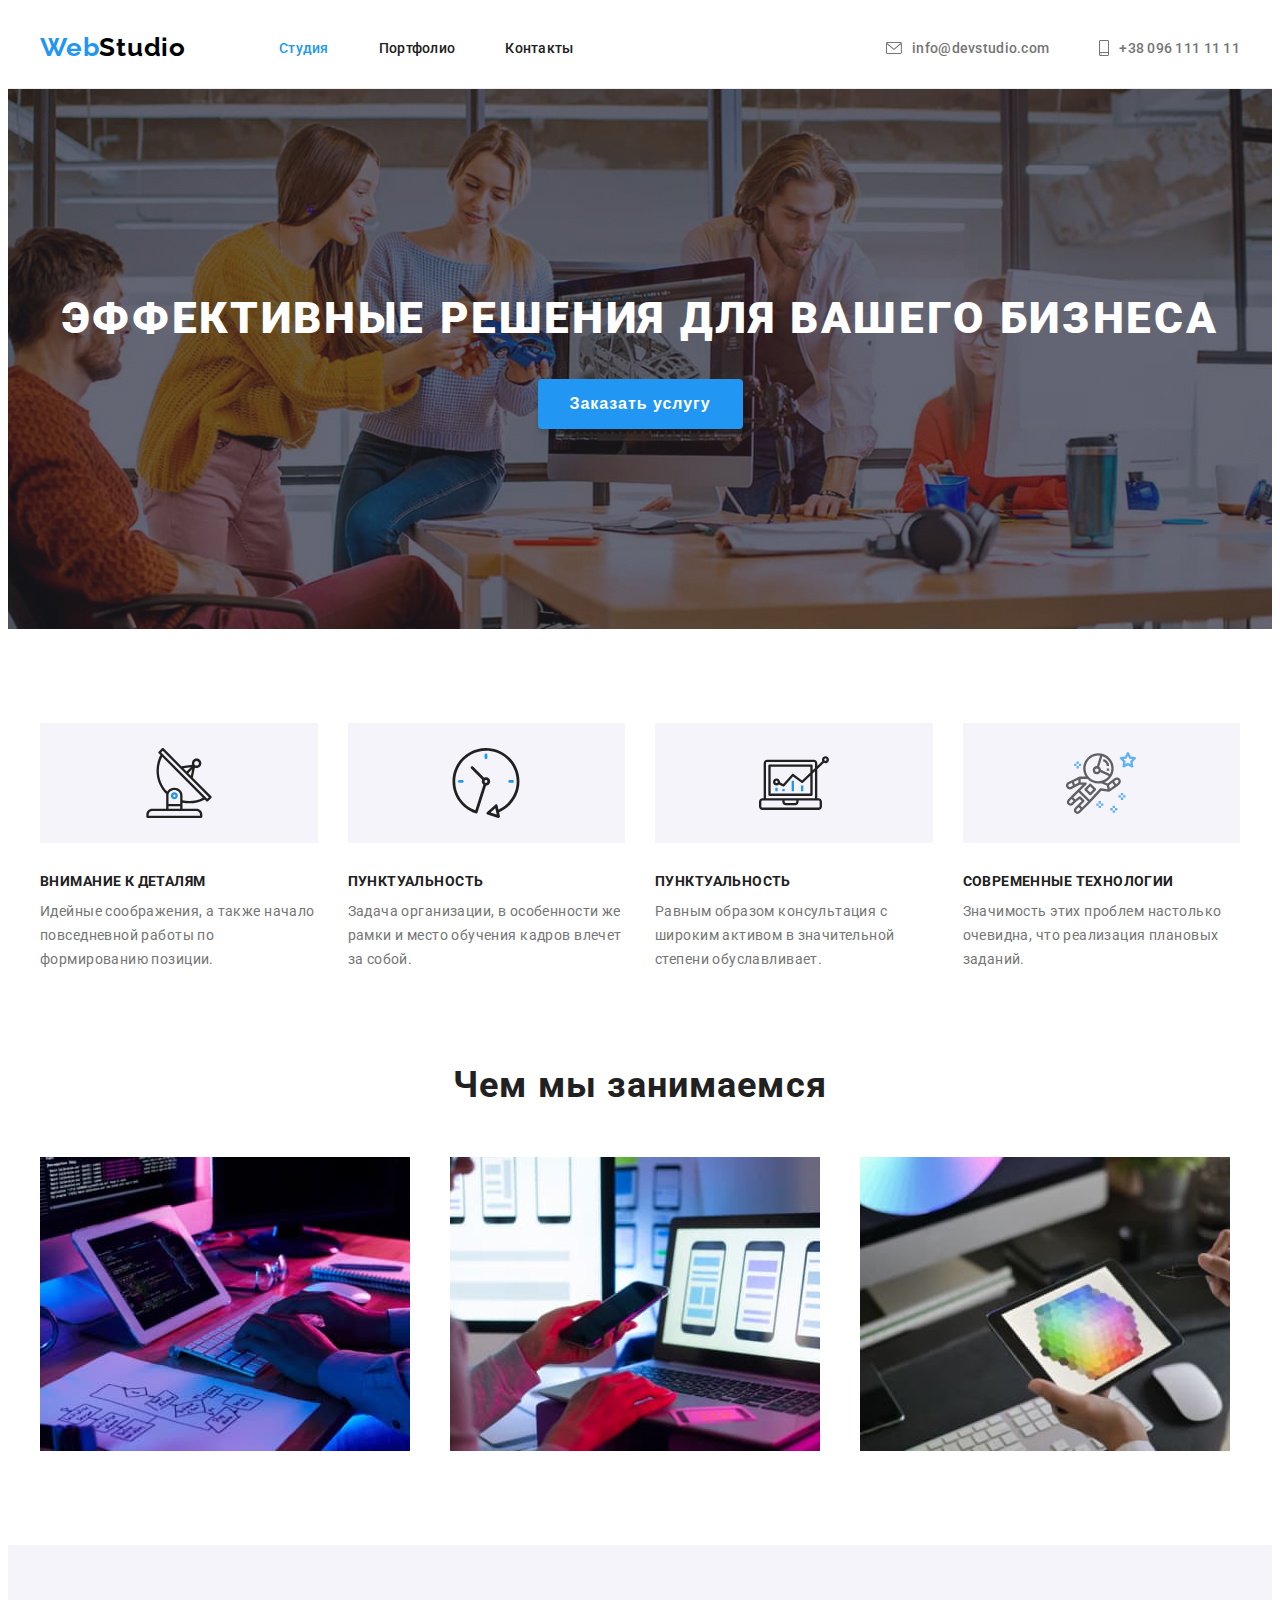
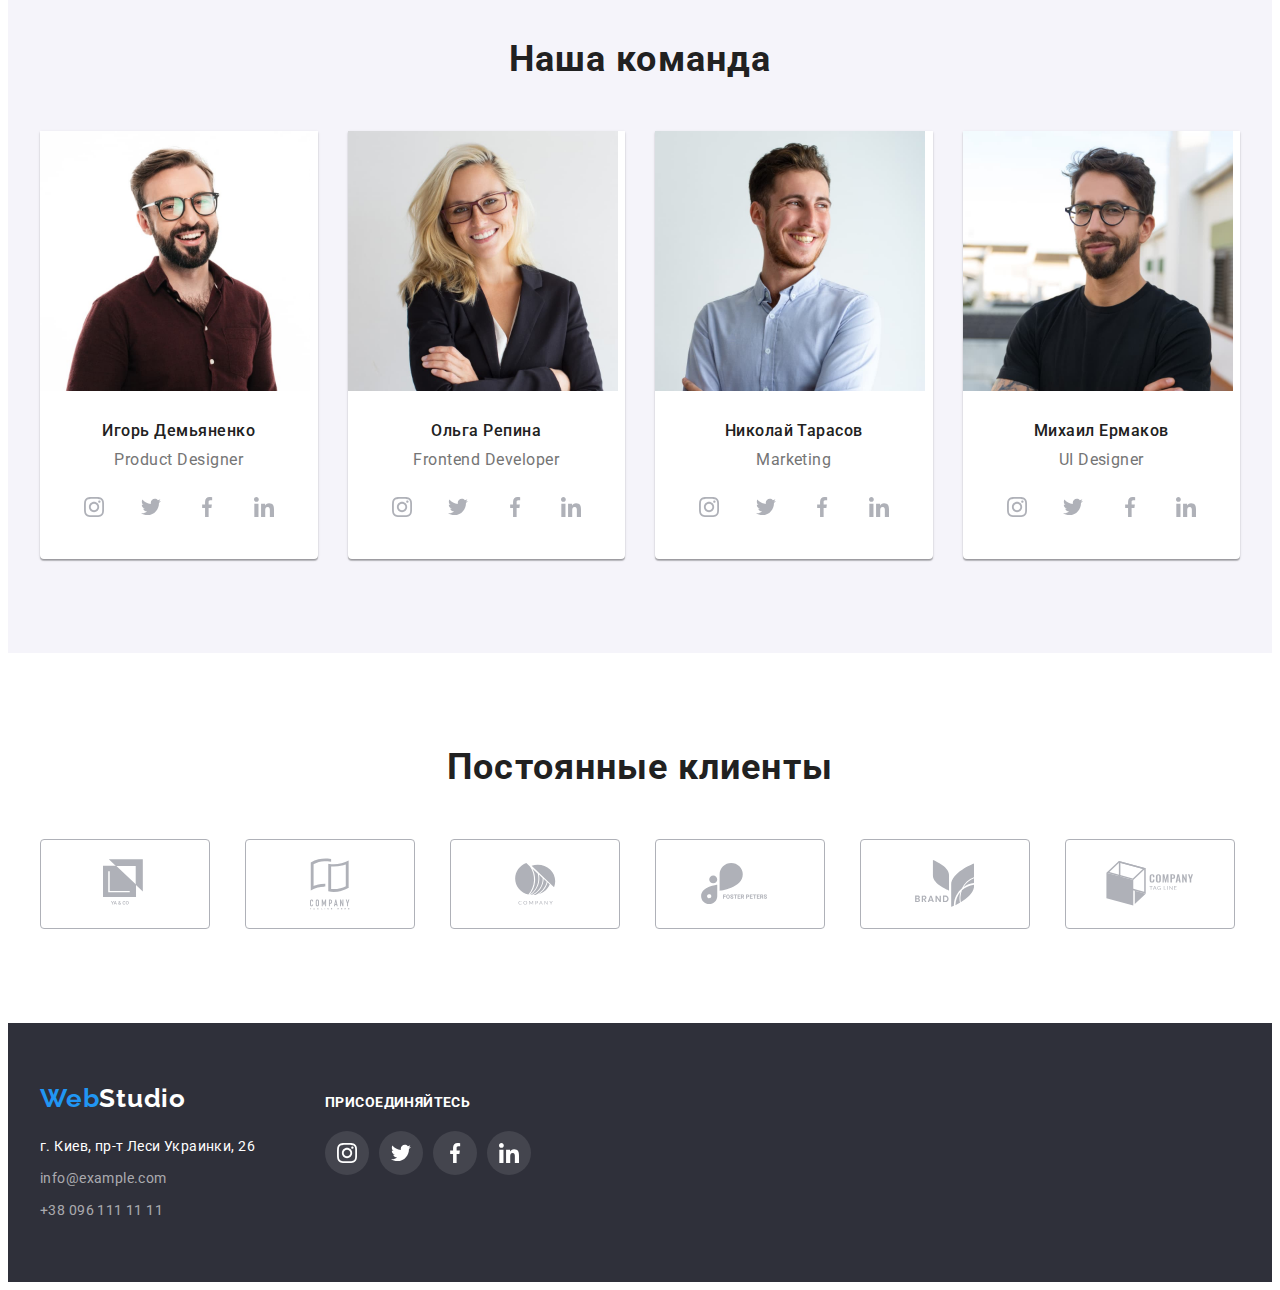
<file: index.html>
<!DOCTYPE html>
<html lang="ru">
<head>
    <meta charset="UTF-8">
    <meta http-equiv="X-UA-Compatible" content="IE=edge">
    <meta name="viewport" content="width=device-width, initial-scale=1.0">
    <title>WebStudio</title>
    <link rel="stylesheet" href="./css/styles.css">
    <link rel="preconnect" href="https://fonts.gstatic.com">
    <link href="https://fonts.googleapis.com/css2?family=Raleway:wght@700&family=Roboto:wght@400;500;700;900&display=swap" rel="stylesheet">
    <link rel="stylesheet" href="https://cdnjs.cloudflare.com/ajax/libs/modern-normalize/1.0.0/modern-normalize.min.css" integrity="sha512-ISS7cAi1PEhQ8jnbJpJZMd29NlhNj4AWYyLOSp2CE/CsHxTCu+r+t0D2yoJudVrd0/8fTVPUVDzY5Tvli75u/g==" crossorigin="anonymous">
</head>
<body class="body">
    <header class="header">
        <div class="container">
            <nav class="navigation">
                <a class="logo-link-light link logo" href="index.html" lang="en"> 
                    <span class="web">Web</span>Studio
                </a>
                <ul class="navigation-list list">
                    <li class="navigation-item list">
                        <a class="navigation-link link current" href="./index.html">Студия</a>
                    </li>
                    <li class="navigation-item list">
                        <a class="navigation-link link" href="./portfolio.html">Портфолио</a>
                    </li>
                    <li class="navigation-item list">
                        <a class="navigation-link link" href="">Контакты</a>
                    </li>
                </ul>
            </nav>
            <ul class="list-link list">
                <li class="mail-link-item list">
                    <a class="mail-link link" href="mailto:info@devstudio.com"
                        lang="en">
                        <svg class="mail-icon" width="16px" height="12px";>
                            <use href="./img/sprite.svg#icon-envelope"></use>
                        </svg>
                        info@devstudio.com
                    </a>
                </li>
                <li class="tel-link-item list">
                    <a class="tel-link link" href="tel:+380961111111">
                        <svg class="tel-icon" width="10px" height="16px">
                            <use href="./img/sprite.svg#icon-smartphone"></use>
                        </svg>
                        +38 096 111 11 11
                    </a>
                </li>
            </ul>
        </div>
    </header>
    <main>
        <!-- HERO -->
        <section class="hero">
            <div class="container">
                <h1 class="hero-title">Эффективные решения для вашего бизнеса</h1>
                <button class="hero-button" type="button">Заказать услугу</button>
            </div>
        </section>
        <!-- Наши преимущества -->
        <section class="advantages section">
            <div class="container">
                <h2 class="title visually-hidden">Наши преимущества</h2>
                <ul class="advantages-list">
                    <li class="advantages-item list">
                        <div class="advantages-container">                        
                            <svg class="antenna-icon" width="70" height="70">
                                <use href="./img/sprite.svg#icon-antenna"></use>
                            </svg>
                        </div>
                        <h3 class="advantages-title">Внимание к деталям</h3>
                        <p class="advantages-description">Идейные соображения, а также начало повседневной работы по формированию позиции.</p>
                    </li>
                    <li class="advantages-item list">
                        <div class="advantages-container">                        
                            <svg class="clock-icon" width="70" height="70">
                                <use href="./img/sprite.svg#icon-clock"></use>
                            </svg>
                        </div>
                        <h3 class="advantages-title">Пунктуальность</h3>
                        <p class="advantages-description">Задача организации, в особенности же рамки и место обучения кадров влечет за собой.</p>
                    </li>
                    <li class="advantages-item list">
                        <div class="advantages-container">                        
                            <svg class="antena-icon" width="70" height="70">
                                <use href="./img/sprite.svg#icon-diagram"></use>
                            </svg>
                        </div>
                        <h3 class="advantages-title">Пунктуальность</h3>
                        <p class="advantages-description">Равным образом консультация с широким активом в значительной степени обуславливает.</p>
                    </li>
                    <li class="advantages-item list">
                        <div class="advantages-container">                        
                            <svg class="antena-icon" width="70" height="70">
                                <use href="./img/sprite.svg#icon-astronaut"></use>
                            </svg>
                        </div>
                        <h3 class="advantages-title">Современные технологии</h3>
                        <p class="advantages-description">Значимость этих проблем настолько очевидна, что реализация плановых заданий.</p>
                    </li>
                </ul>
            </div>
        </section>
        <!-- Чем мы занимаемся -->
        <section class="we-doing section">
            <div class="container">            
                <h2 class="title">Чем мы занимаемся</h2>
                <ul class="we-doing-list">
                    <li class="we-doing-list-item list">
                        <img src="img/our-work/coding.jpg" alt="верстка сайтов" width="370" height="294">
                    </li>
                    <li class="we-doing-list-item list">
                        <img src="img/our-work/stylization.jpg" alt="стилизация под годжеты" width="370" height="294">
                    </li>
                    <li class="we-doing-list-item list">
                        <img src="img/our-work/design.jpg" alt="дизайн сайтов" width="370" height="294">
                    </li>
                </ul>
            </div>
        </section>
        <!-- Наша Команда -->
        <section class="team section">
            <div class="container">
                <h2 class="title">Наша команда</h2>
                <ul class="team-list">
                    <li class="team-list-item list">
                        <img src="img/our-team/Igor_demyanenko.jpg" alt="Игорь Демьяненко" width="270" height="260">
                        <div class="team-list-content">
                            <h3 class="name-team">Игорь Демьяненко</h3>
                            <p class="team-position" lang="en">Product Designer</p>
                            <ul class="social-list">
                                <li class="social-list-item list">
                                    <a href="" class="social-list-link link">
                                        <svg class="social-list-icon" Width="20" Height="20">
                                            <use href="./img/sprite.svg#icon-instagram"></use>
                                        </svg>
                                    </a>
                                </li>
                                <li class="social-list-item list">
                                    <a href="" class="social-list-link link">
                                        <svg class="social-list-icon" Width="20" Height="20">
                                            <use href="./img/sprite.svg#icon-twitter"></use>
                                        </svg>
                                    </a>
                                </li>
                                <li class="social-list-item list">
                                    <a href="" class="social-list-link link">
                                        <svg class="social-list-icon" Width="20" Height="20">
                                            <use href="./img/sprite.svg#icon-facebook"></use>
                                        </svg>
                                    </a>
                                </li>
                                <li class="social-list-item list">
                                    <a href="" class="social-list-link link">
                                        <svg class="social-list-icon" Width="20" Height="20">
                                            <use href="./img/sprite.svg#icon-linkedin"></use>
                                        </svg>
                                    </a>
                                </li>
                            </ul>
                        </div>
                   </li>
                    <li class="team-list-item list">
                        <img src="img/our-team/Olha_Repina.jpg" alt="Ольга Репина" width="270" height="260">
                        <div class="team-list-content">
                            <h3 class="name-team">Ольга Репина</h3>
                            <p class="team-position" lang="en">Frontend Developer</p>
                                                        <ul class="social-list">
                                <li class="social-list-item list">
                                    <a href="" class="social-list-link link">
                                        <svg class="social-list-icon" Width="20" Height="20">
                                            <use href="./img/sprite.svg#icon-instagram"></use>
                                        </svg>
                                    </a>
                                </li>
                                <li class="social-list-item list">
                                    <a href="" class="social-list-link link">
                                        <svg class="social-list-icon" Width="20" Height="20">
                                            <use href="./img/sprite.svg#icon-twitter"></use>
                                        </svg>
                                    </a>
                                </li>
                                <li class="social-list-item list">
                                    <a href="" class="social-list-link link">
                                        <svg class="social-list-icon" Width="20" Height="20">
                                            <use href="./img/sprite.svg#icon-facebook"></use>
                                        </svg>
                                    </a>
                                </li>
                                <li class="social-list-item list">
                                    <a href="" class="social-list-link link">
                                        <svg class="social-list-icon" Width="20" Height="20">
                                            <use href="./img/sprite.svg#icon-linkedin"></use>
                                        </svg>
                                    </a>
                                </li>
                            </ul>
                        </div>
                    </li>
                    <li class="team-list-item list">
                        <img src="img/our-team/Nikolai_Tarasov.jpg" alt="Николай Тарасов" width="270" height="260">
                        <div class="team-list-content">
                            <h3 class="name-team">Николай Тарасов</h3>
                            <p class="team-position" lang="en">Marketing</p>
                                                        <ul class="social-list">
                                <li class="social-list-item list">
                                    <a href="" class="social-list-link link">
                                        <svg class="social-list-icon" Width="20" Height="20">
                                            <use href="./img/sprite.svg#icon-instagram"></use>
                                        </svg>
                                    </a>
                                </li>
                                <li class="social-list-item list">
                                    <a href="" class="social-list-link link">
                                        <svg class="social-list-icon" Width="20" Height="20">
                                            <use href="./img/sprite.svg#icon-twitter"></use>
                                        </svg>
                                    </a>
                                </li>
                                <li class="social-list-item list">
                                    <a href="" class="social-list-link link">
                                        <svg class="social-list-icon" Width="20" Height="20">
                                            <use href="./img/sprite.svg#icon-facebook"></use>
                                        </svg>
                                    </a>
                                </li>
                                <li class="social-list-item list">
                                    <a href="" class="social-list-link link">
                                        <svg class="social-list-icon" Width="20" Height="20">
                                            <use href="./img/sprite.svg#icon-linkedin"></use>
                                        </svg>
                                    </a>
                                </li>
                            </ul>
                        </div>
                    </li>
                    <li class="team-list-item list">
                        <img src="img/our-team/Mikhail_Ermakov.jpg" alt="Михаил Ермаков" width="270" height="260">
                        <div class="team-list-content">
                            <h3 class="name-team">Михаил Ермаков</h3>
                            <p class="team-position" lang="en">UI Designer</p>
                             <ul class="social-list">
                                <li class="social-list-item list">
                                    <a href="" class="social-list-link link">
                                        <svg class="social-list-icon" Width="20" Height="20">
                                            <use href="./img/sprite.svg#icon-instagram"></use>
                                        </svg>
                                    </a>
                                </li>
                                <li class="social-list-item list">
                                    <a href="" class="social-list-link link">
                                        <svg class="social-list-icon" Width="20" Height="20">
                                            <use href="./img/sprite.svg#icon-twitter"></use>
                                        </svg>
                                    </a>
                                </li>
                                <li class="social-list-item list">
                                    <a href="" class="social-list-link link">
                                        <svg class="social-list-icon" Width="20" Height="20">
                                            <use href="./img/sprite.svg#icon-facebook"></use>
                                        </svg>
                                    </a>
                                </li>
                                <li class="social-list-item list">
                                    <a href="" class="social-list-link link">
                                        <svg class="social-list-icon" Width="20" Height="20">
                                            <use href="./img/sprite.svg#icon-linkedin"></use>
                                        </svg>
                                    </a>
                                </li>
                            </ul>
                        </div>
                    </li>
                </ul>
            </div>
        </section>
        <!-- Постоянные клиенты -->
        <section class="clients section">
            <div class="container">
                <h2 class="title"> Постоянные клиенты</h2>
                <ul class="clients-list">
                        <li class="clients-list-item list">
                            <a href="" class="clients-list-link link">
                                <svg class="clients-list-icon" Width="44" Height="49">
                                    <use href="./img/sprite.svg#icon-yaco"></use>
                                </svg>
                            </a>
                        </li>
                        <li class="clients-list-item list">
                            <a href="" class="clients-list-link link">
                                <svg class="clients-list-icon" Width="40" Height="52">
                                    <use href="./img/sprite.svg#icon-tagline"></use>
                                </svg>
                            </a>
                        </li>
                    <li class="clients-list-item list">
                        <a href="" class="clients-list-link link">
                            <svg class="clients-list-icon" Width="41" Height="42">
                                <use href="./img/sprite.svg#icon-company"></use>
                            </svg>
                        </a>
                    </li>
                    <li class="clients-list-item list">
                        <a href="" class="clients-list-link link">
                            <svg class="clients-list-icon" Width="79" Height="42">
                                <use href="./img/sprite.svg#icon-foster"></use>
                            </svg>
                        </a>
                    </li>
                    <li class="clients-list-item list">
                        <a href="" class="clients-list-link link">
                            <svg class="clients-list-icon" Width="59" Height="47">
                                <use href="./img/sprite.svg#icon-brand"></use>
                            </svg>
                        </a>
                    </li>
                    <li class="clients-list-item list">
                        <a href="" class="clients-list-link link">
                            <svg class="clients-list-icon" Width="88" Height="45">
                                <use href="./img/sprite.svg#icon-tagline2"></use>
                            </svg>
                        </a>
                    </li>
                </ul>
            </div>
        </section>
    </main>
    <footer class="footer">
        <div class="footer-container container">
            <div class="container-footer-address">
                <a class="logo-link-dark link logo" href="/index.html" lang="en"> 
                    <span class="web">Web</span>Studio
                </a>
                <address class="address">
                    <ul class="address-list list">
                        <li class="address-list-link list">
                            <a class="map-link link" href="https://goo.gl/maps/UGEpoh52W3yYsYzf7" target="_blank" rel="noopener noreferrer">г. Киев, пр-т Леси Украинки, 26</a>
                        </li>
                        <li class="address-list-link list">
                            <a class="mail-link-footer link" href="mailto:info@example.com">info@example.com</a>
                        </li>
                        <li class="address-list-link list">
                            <a class="tel-link-footer link" href="tel:+380961111111">+38 096 111 11 11</a>
                        </li>
                    </ul>
                </address>
            </div>
            <div class="container-footer-icon">
                <b class="social-footer">ПРИСОЕДИНЯЙТЕСЬ</b>
                <ul class="social-list-footer">
                    <li class="social-list-item-footer list">
                        <a href="" class="social-list-link-footer link">
                            <svg class="social-list-icon-footer" Width="20" Height="20">
                                <use href="./img/sprite.svg#icon-instagram"></use>
                            </svg>
                        </a>
                    </li>
                    <li class="social-list-item-footer list">
                        <a href="" class="social-list-link-footer link">
                            <svg class="social-list-icon-footer" Width="20" Height="20">
                                <use href="./img/sprite.svg#icon-twitter"></use>
                            </svg>
                        </a>
                    </li>
                    <li class="social-list-item-footer list">
                        <a href="" class="social-list-link-footer link">
                            <svg class="social-list-icon-footer" Width="20" Height="20">
                                <use href="./img/sprite.svg#icon-facebook"></use>
                            </svg>
                        </a>
                    </li>
                    <li class="social-list-item-footer list">
                        <a href="" class="social-list-link-footer link">
                            <svg class="social-list-icon-footer" Width="20" Height="20">
                                <use href="./img/sprite.svg#icon-linkedin"></use>
                            </svg>
                        </a>
                    </li>
                </ul>
            </div>
        </div>
    </footer>
</body>
</html>
</file>
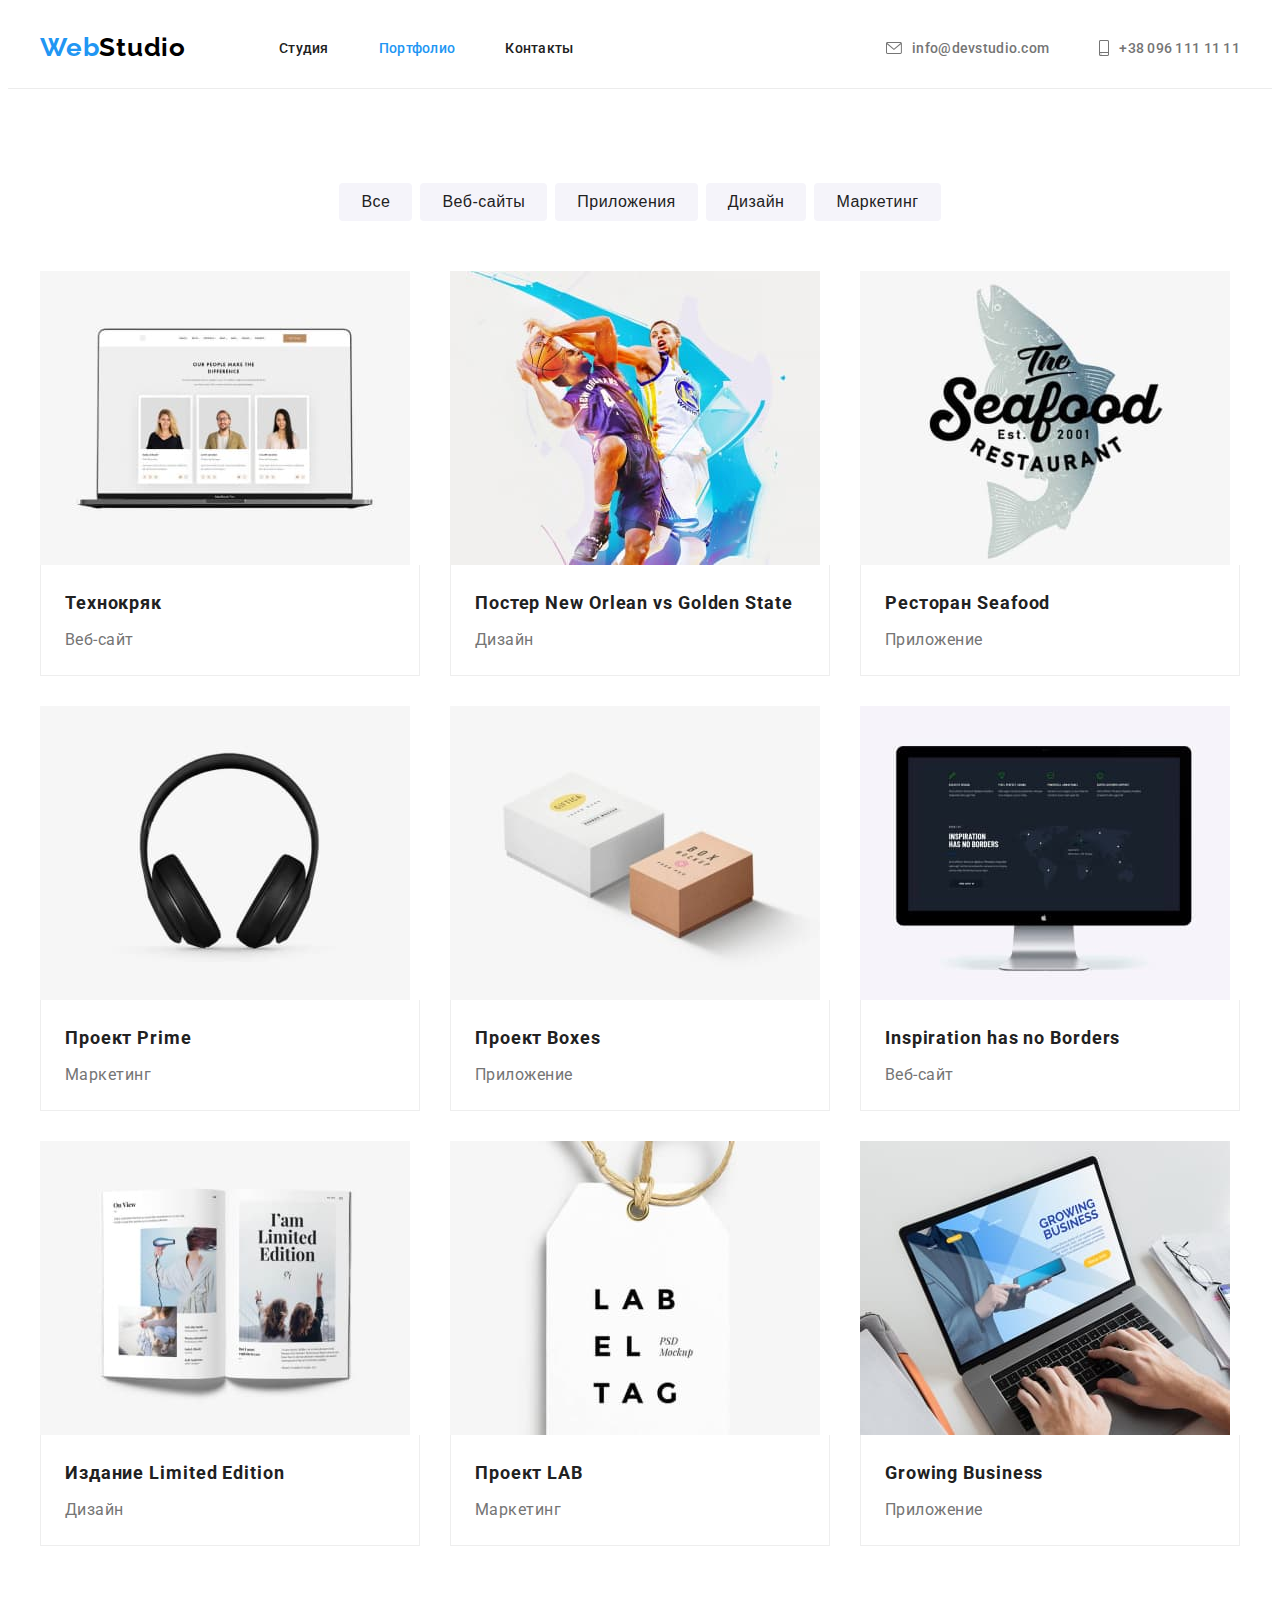
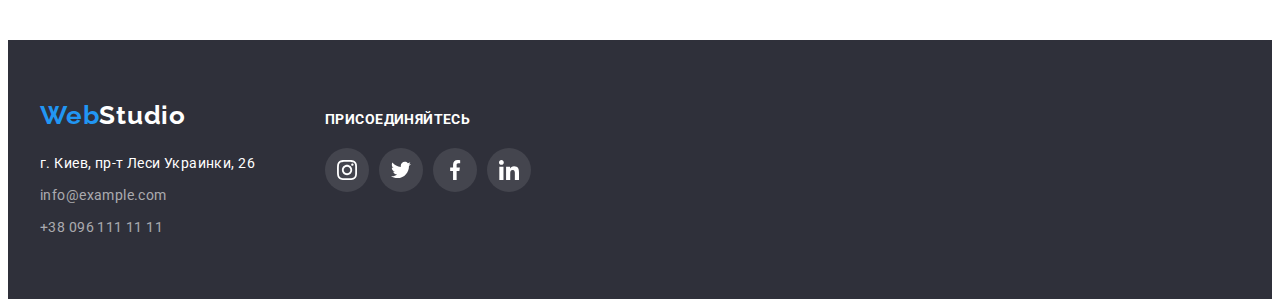
<file: portfolio.html>
<!DOCTYPE html>
<html lang="ru">
<head>
    <meta charset="UTF-8">
    <meta http-equiv="X-UA-Compatible" content="IE=edge">
    <meta name="viewport" content="width=device-width, initial-scale=1.0">
    <title>WebStudioPortfolio</title>
    <link rel="stylesheet" href="./css/styles.css">
    <link rel="preconnect" href="https://fonts.gstatic.com">
    <link href="https://fonts.googleapis.com/css2?family=Raleway:wght@700&family=Roboto:wght@400;500;700;900&display=swap" rel="stylesheet">
    <link rel="stylesheet" href="https://cdnjs.cloudflare.com/ajax/libs/modern-normalize/1.0.0/modern-normalize.min.css" integrity="sha512-ISS7cAi1PEhQ8jnbJpJZMd29NlhNj4AWYyLOSp2CE/CsHxTCu+r+t0D2yoJudVrd0/8fTVPUVDzY5Tvli75u/g==" crossorigin="anonymous">
</head>
<body class="body">
    <header class="header">
        <div class="container">        
            <nav class="navigation">
                <a class="logo-link-light link logo" href="index.html" lang="en"> 
                    <span class="web">Web</span>Studio
                </a>
                <ul class="navigation-list list">
                    <li class="navigation-item list">
                        <a class="navigation-link link" href="./index.html">Студия</a>
                    </li>
                    <li class="navigation-item list">
                        <a class="navigation-link link current" href="./portfolio.html">Портфолио</a>
                    </li>
                    <li class="navigation-item list">
                        <a class="navigation-link link" href="">Контакты</a>
                    </li>
                </ul>
            </nav>
            <ul class="list-link list">
                <li class="mail-link-item list">
                    <a class="mail-link link" href="mailto:info@devstudio.com"
                        lang="en">
                        <svg class="mail-icon" width="16px" height="12px";>
                            <use href="./img/sprite.svg#icon-envelope"></use>
                        </svg>
                        info@devstudio.com
                    </a>
                </li>
                <li class="tel-link-item list">
                    <a class="tel-link link" href="tel:+380961111111">
                        <svg class="tel-icon" width="10px" height="16px">
                            <use href="./img/sprite.svg#icon-smartphone"></use>
                        </svg>
                        +38 096 111 11 11
                    </a>
                </li>
            </ul>
        </div>
    </header>
    <main class="main">
        <section class="portfolio section">
            <div class="container">
                <h1 class="title-portfolio" hidden>Портфолио</h1>
                <ul class="portfolio-list list">
                    <li class="portfolio-list-item">
                        <button class="portfolio-button" type="button">Все</button>
                    </li>
                    <li class="portfolio-list-item">
                        <button class="portfolio-button" type="button">Веб-сайты</button>
                    </li>
                    <li class="portfolio-list-item">
                        <button class="portfolio-button" type="button">Приложения</button>
                    </li>
                    <li class="portfolio-list-item">
                        <button class="portfolio-button" type="button">Дизайн</button>
                    </li>
                    <li class="portfolio-list-item">
                        <button class="portfolio-button" type="button">Маркетинг</button>
                    </li>
                </ul>
                <ul class="porfolio-cards-list list">
                    <li class="portfolio-cards-list-item">
                        <a class="portfolio-cards-link link" href="">
                        <img src="./img/portfolio-img/Techno.jpg" alt="Технокряк" width="370" height="294">
                        <div class="portfolio-cards-content">
                            <h3 class="title-cards">Технокряк</h3>
                            <p class="cards-about">Веб-сайт</p>
                        </div>
                        </a>
                    </li>
                    <li class="portfolio-cards-list-item">
                        <a class="portfolio-cards-link link" href="">
                        <img src="./img/portfolio-img/poster-NOvsGSV.jpg" alt="Постер New Orlean vs Golden State" width="370" height="294">
                        <div class="portfolio-cards-content">                        
                            <h3 class="title-cards">Постер New Orlean vs Golden State</h3>
                            <p class="cards-about">Дизайн</p></div>
                        </a>

                    </li>
                    <li class="portfolio-cards-list-item">
                        <a class="portfolio-cards-link link" href="">
                        <img src="./img/portfolio-img/Seafood.jpg" alt="Ресторан Seafood" width="370" height="294">
                        <div class="portfolio-cards-content">
                            <h3 class="title-cards">Ресторан Seafood</h3>
                            <p class="cards-about">Приложение</p>
                        </div>
                        </a>

                    </li>
                    <li class="portfolio-cards-list-item">
                        <a class="portfolio-cards-link link" href="">
                        <img src="./img/portfolio-img/headphone.jpg" alt="Проект Prime" width="370" height="294">
                        <div class="portfolio-cards-content">
                            <h3 class="title-cards">Проект Prime</h3>
                            <p class="cards-about">Маркетинг</p>
                        </div>
                        </a>

                    </li>
                    <li class="portfolio-cards-list-item">
                        <a class="portfolio-cards-link link" href="">
                        <img src="./img/portfolio-img/project-boxes.jpg" alt="Проект Boxes" width="370" height="294">
                        <div class="portfolio-cards-content">
                            <h3 class="title-cards">Проект Boxes</h3>
                            <p class="cards-about">Приложение</p>
                        </div>
                        </a>

                    </li>
                    <li class="portfolio-cards-list-item">
                        <a class="portfolio-cards-link link" href="">
                        <img src="./img/portfolio-img/Inspiration-has-no-Borders.jpg" alt="Inspiration has no Borders" width="370" height="294">
                        <div class="portfolio-cards-content">
                            <h3 class="title-cards">Inspiration has no Borders</h3>
                            <p class="cards-about">Веб-сайт</p>
                        </div>
                        </a>

                    </li>
                    <li class="portfolio-cards-list-item">
                        <a class="portfolio-cards-link link" href="">
                        <img src="./img/portfolio-img/Limited-Edition.jpg" alt="Издание Limited Edition" width="370" height="294">
                        <div class="portfolio-cards-content">
                            <h3 class="title-cards">Издание Limited Edition</h3>
                            <p class="cards-about">Дизайн</p>
                        </div>
                        </a>

                    </li>
                    <li class="portfolio-cards-list-item">
                        <a class="portfolio-cards-link link" href="">
                        <img src="./img/portfolio-img/LAB.jpg" alt="Проект LAB" width="370" height="294">
                        <div class="portfolio-cards-content">
                            <h3 class="title-cards">Проект LAB</h3>
                            <p class="cards-about">Маркетинг</p>
                        </div>
                        </a>

                    </li>
                    <li class="portfolio-cards-list-item">
                        <a class="portfolio-cards-link link" href="">
                        <img src="./img/portfolio-img/Growing-Business.jpg" alt="Growing Business" width="370" height="294">
                        <div class="portfolio-cards-content">
                            <h3 class="title-cards">Growing Business</h3>
                            <p class="cards-about">Приложение</p>
                        </div>
                        </a>

                    </li>
                </ul>
            </div>
        </section>
    </main>
    <footer class="footer">
        <div class="footer-container container">
            <div class="container-footer-address">
                <a class="logo-link-dark link logo" href="/index.html" lang="en"> 
                    <span class="web">Web</span>Studio
                </a>
                <address class="address">
                    <ul class="address-list list">
                        <li class="address-list-link list">
                            <a class="map-link link" href="https://goo.gl/maps/UGEpoh52W3yYsYzf7" target="_blank" rel="noopener noreferrer">г. Киев, пр-т Леси Украинки, 26</a>
                        </li>
                        <li class="address-list-link list">
                            <a class="mail-link-footer link" href="mailto:info@example.com">info@example.com</a>
                        </li>
                        <li class="address-list-link list">
                            <a class="tel-link-footer link" href="tel:+380961111111">+38 096 111 11 11</a>
                        </li>
                    </ul>
                </address>
            </div>
            <div class="container-footer-icon">
                <b class="social-footer">ПРИСОЕДИНЯЙТЕСЬ</b>
                <ul class="social-list-footer">
                    <li class="social-list-item-footer list">
                        <a href="" class="social-list-link-footer link">
                            <svg class="social-list-icon-footer" Width="20" Height="20">
                                <use href="./img/sprite.svg#icon-instagram"></use>
                            </svg>
                        </a>
                    </li>
                    <li class="social-list-item-footer list">
                        <a href="" class="social-list-link-footer link">
                            <svg class="social-list-icon-footer" Width="20" Height="20">
                                <use href="./img/sprite.svg#icon-twitter"></use>
                            </svg>
                        </a>
                    </li>
                    <li class="social-list-item-footer list">
                        <a href="" class="social-list-link-footer link">
                            <svg class="social-list-icon-footer" Width="20" Height="20">
                                <use href="./img/sprite.svg#icon-facebook"></use>
                            </svg>
                        </a>
                    </li>
                    <li class="social-list-item-footer list">
                        <a href="" class="social-list-link-footer link">
                            <svg class="social-list-icon-footer" Width="20" Height="20">
                                <use href="./img/sprite.svg#icon-linkedin"></use>
                            </svg>
                        </a>
                    </li>
                </ul>
            </div>
        </div>
    </footer>
</body>
</html>
</file>
<file: css/styles.css>
:root {
  --main-font: "Roboto", sans-serif;
  --second-font: "Raleway", sans-serif;
  --main-color: #ffffff;
  --second-color: #2196f3;
  --bottom-background: #188ce8;
  --text-color: #212121;
  --second-text-color: #757575;
  --second-background: #2F303A;
  --team-background: #F5F4FA;
  --logo-link-light: #000000;
  --icon-color: #AFB1B8;
  --section-pb: 94px;
  --section-pt: 94px; 
}

.section {
  padding-top: var(--section-pt);
  padding-bottom: var(--section-pb);
}
.body {
  font-family: var(--main-font);
  font-weight: 400;
  background: var(--main-color);
}
.visually-hidden {
  position: absolute !important;
  clip: rect(1px 1px 1px 1px); /* IE6, IE7 */
  clip: rect(1px, 1px, 1px, 1px);
  padding: 0 !important;
  border: 0 !important;
  height: 1px !important;
  width: 1px !important;
  overflow: hidden;
}

h1,
h2,
h3,
h4,
h5,
h6,
p,
b {
  margin: 0;
}

ul,
ol {
  margin: 0;
  padding: 0;
}

img {
 display: block;
}

.link {
  text-decoration: none;
}

.list {
  list-style: none;
}

.address,
.social-footer {
  font-style: normal;
}
.container {
  width: 1200px;
  margin: 0 auto;
  padding: 0 15px;

}

/* ==========COMPONENT========== */
.logo {
  font-family: var(--second-font);
  font-weight: 700;
  font-size: 26px;
  line-height: 1.192em;
  letter-spacing: 0.03em;
  margin-right: 93px;
  padding-top: 24px;
  padding-bottom: 25px;
}

.web {
  color: var(--second-color);
}

.logo-link-light {
  color: var(--logo-link-light);
}

.logo-link-dark {
  color: var(--main-color);
}

.title {
  font-weight: 700;
  font-size: 36px;
  line-height: 1.666em;
  text-align: center;
  letter-spacing: 0.03em;
  color: var(--text-color);
}

.social-list {
  display: flex;
  align-items: center;
  justify-content: space-between;
}
.social-list-icon {
  fill: var(--icon-color)
}

.social-list-link {
  display: flex;
  justify-content: center;
  align-items: center;
  width: 44px;
  height: 44px;
  border-radius: 50%;
}


.social-list-link:hover,
.social-list-link:focus {
  background-color: var(--second-color);
}

.social-list-link:hover .social-list-icon,
.social-list-link:focus .social-list-icon {
  fill: #ffffff;
}

/* ==========END COMPONENT========== */
/* ==========HEADER========== */
.header {
  border-bottom: 1px solid #ECECEC; 
}

.header .container {
  display: flex;
  align-items: center;
}

.navigation {
  display: flex;
  align-items: center;
}

.navigation-list {
  display: flex;
  align-items: center;
}

.navigation-item:not(:last-child) {
  margin-right: 50px;
}

.navigation-link {
  font-weight: 500;
  font-size: 14px;
  line-height: 1.143em;
  letter-spacing: 0.02em;
  color: var(--text-color);
  padding-top: 10px;
  padding-bottom: 10px;
}

.navigation-link:hover,
.navigation-link:focus {
  color: var(--second-color);
}

.current {
  color: var(--second-color);
}

.list-link {
  display: flex;
  align-items: center;
  margin-left: auto;
}
.mail-link,
.tel-link {
  font-weight: 500;
  font-size: 14px;
  line-height: 1.143em;
  letter-spacing: 0.02em;
  color: var(--second-text-color);
  display: flex;
  align-items: center;
  padding-top: 10px;
  padding-bottom: 10px;
}

.mail-icon {
  margin-right: 10px;
  fill: var(--second-text-color);
}

.tel-icon {
  margin-right: 10px;
  fill: var(--second-text-color);
}

.tel-link:focus,
.tel-link:hover,
.mail-link:focus,
.mail-link:hover {
  color: var(--second-color);
}

.tel-link:focus svg,
.tel-link:hover svg,
.mail-link:focus svg,
.mail-link:hover svg {
  fill: var(--second-color);
}

.tel-link-item { 
  margin-left: 50px;
}
/* ==========END HEADER==========*/
/* ==========HERO========== */
.hero {
  background-image: linear-gradient(
    to right, 
    rgba(47, 48, 58, 0.4),
    rgba(47, 48, 58, 0.4)
    ),
  url(../img/hero-img.jpg);
  background-size: cover;
  background-repeat: no-repeat;
  background-position: center;
  background-color: var(--second-background);
  max-width: 1600px;
  margin: 0 auto;
}

.hero .container {
  padding: 200px 0;
}
.hero-title {
  font-weight: 900;
  font-size: 44px;
  line-height: 1.363em;
  letter-spacing: 0.06em;
  text-transform: uppercase;
  text-align: center;
  color: var(--main-color);
  margin-bottom: 30px;
}

.hero-button {
  display: block;
  margin: 0 auto;
  min-width: 200px;
  padding: 10px 32px;
  font-weight: 700;
  font-size: 16px;
  line-height: 1.875em;
  letter-spacing: 0.06em;
  cursor: pointer;
  color: var(--main-color);
  background: var(--second-color);
  box-shadow: 0px 4px 4px rgba(0, 0, 0, 0.15);
  border-radius: 4px;
  border: none;
}

.hero-button:hover ,
.hero-button:focus {
  background-color: var(--bottom-background);
}
/* ==========END HERO========== */
/* ==========ADVANTAGES========== */
.advantages {
  padding-bottom: 0;
}
.advantages-title {
  font-weight: 700;
  font-size: 14px;
  line-height: 1.143em;
  letter-spacing: 0.03em;
  text-transform: uppercase;
  color: var(--text-color);
  margin-bottom: 10px;
}

.advantages-list {
  display: flex;
  margin-top: -30px;
  margin-left: -30px;
}

.advantages-item {
  margin-top: 30px;
  margin-left: 30px;
  flex-basis: calc(100% / 4 - 30px);
}

.advantages-container {
  display: flex;
  align-items: center;
  justify-content: center;
  height: 120px;
  background-color: var(--team-background);
  margin-bottom: 30px;
}

.advantages-description {
  font-size: 14px;
  line-height: 1.714em;
  letter-spacing: 0.03em;
  color: var(--second-text-color);
}

/* ==========END ADVANTAGES========== */
/* ==========WE DOING========== */
.we-doing-list {
  display: flex;
  flex-wrap: wrap;
  margin-left: -30px;
  margin-top: -30px;
}

.we-doing-list-item {
  flex-basis: calc(100% / 3 - 30px);
  margin-left: 30px;
  margin-top: 30px;
}

/* ==========END WE DOING========== */
/* ==========TEAM========== */
.team {
  background: var(--team-background);
  padding-top: var(--section-pt);
  padding-bottom: var(--section-pb);
}

.team-list {
  display: flex;
  flex-wrap: wrap;
  margin-left: -30px;
  margin-top: -30px;
}

.team-list-item {
  flex-basis: calc(100% / 4 - 30px);
  margin-left: 30px;
  margin-top: 30px;
  background-color: var(--main-color);
  box-shadow: 0px 1px 3px rgba(0, 0, 0, 0.12), 0px 1px 1px rgba(0, 0, 0, 0.14), 0px 2px 1px rgba(0, 0, 0, 0.2);
  border-radius: 0px 0px 4px 4px;
}

.team-list-content {
  padding: 30px 32px;
}
.name-team {
  font-weight: 500;
  font-size: 16px;
  line-height: 1.187em;
  letter-spacing: 0.03em;
  text-align: center;
  margin-bottom: 10px;
  color: var(--text-color);
}

.team-position {
  font-size: 16px;
  line-height: 1.187em;
  letter-spacing: 0.03em;
  text-align: center;
  color: var(--second-text-color);
  margin-bottom: 16px;
}

/* ==========END TEAM========== */
.title {
  font-weight: 700;
  font-size: 36px;
  line-height: 1.166em;
  letter-spacing: 0.03em;
  color: var(--text-color);
  margin-bottom: 50px;
}

/* ==========CLIENTS========== */
.client {
  padding-top: var(--section-pt);
  padding-bottom: var(--section-pb);
}
.clients-list {
  display: flex;
  justify-content: center;
  align-items: center;
  margin-left: -30px;
  margin-top: -30px;
}

.clients-list-link {
  display: flex;
  justify-content: center;
  align-items: center;
  width: 170px;
  height: 90px;
  border: 1px solid #AFB1B8;
  box-sizing: border-box;
  border-radius: 4px;
}
.clients-list-icon {
  display: flex;
  background-position: center;
  fill: var(--icon-color);
}
.clients-list-item {
  flex-basis: calc(100% / 6 - 30px);
  margin-left: 30px;
  margin-top: 30px;
}

.clients-list-link:hover,
.clients-list-link:focus {
  border-color: #2196F3;
}

.clients-list-link:hover > .clients-list-icon,
.clients-list-link:focus > .clients-list-icon {
  fill: #2196F3;
}

/* ==========END CLIENTS========== */
/* ==========FOOTER========== */
.footer .logo {
  margin: 0;
  padding-top: 0;
  padding-bottom: 0;
}
.footer {
  background-color: var(--second-background);
  padding-top: 60px;
  padding-bottom: 60px;
}

.footer-container {
  display: flex;
  align-items: baseline;
}
.container-footer-address {
  display: block;
  margin-right: 70px;
}
.address {
  margin-top: 20px;
}

.address-list

.address-list-link:not(:first-child) {
  margin-top: 8px;
}
.map-link {
  font-size: 14px;
  line-height: 1.714em;
  letter-spacing: 0.03em;
  color: var(--main-color);
}

.mail-link-footer,
.tel-link-footer {
  font-size: 14px;
  line-height: 1.714em;
  letter-spacing: 0.03em;
  color: rgba(255, 255, 255, 0.6);
}

.map-link:focus,
.map-link:hover,
.mail-link-footer:focus,
.mail-link-footer:hover,
.tel-link-footer:focus,
.tel-link-footer:hover {
  color: var(--second-color);
}

.container-footer-icon {
 display: block;
 box-sizing: border-box;
}

.social-list-item-footer:not(:last-child) {
  margin-right: 10px;
}

.social-footer {
  font-family: var(--main-font);
  font-weight: 700;
  font-size: 14px;
  line-height: 16px;
  letter-spacing: 0.03em;
  text-transform: uppercase;
  color: var(--main-color);
}

.social-list-footer {
  display: flex;
  justify-content: space-between;
  align-items: center;
  margin-top: 20px;
}

.social-list-link-footer {
  display: flex;
  justify-content: center;
  align-items: center;
  width: 44px;
  height: 44px;
  border-radius: 50%;
  background-color: rgba(255, 255, 255, 0.1);;
}

.social-list-icon-footer {
  fill: rgba(255, 255, 255, 1);
}

.social-list-link-footer:hover,
.social-list-link-footer:focus {
  background-color: var(--second-color);
}
/* ==========END FOOTER==========*/

/* ==========PORTFOLIO==========*/
.portfolio-list {
  display: flex;
  justify-content: center;
  margin-bottom: 50px;
}

.portfolio-list-item:not(:last-child) {
  margin-right: 8px;
}
.portfolio-button {
  display: block;
  margin: 0 auto;
  padding: 6px 22px;
  font-weight: 500;
  font-size: 16px;
  line-height: 1.625em;
  letter-spacing: 0.03em;
  cursor: pointer;
  background-color: var(--team-background);
  color: var(--text-color);
  border-radius: 4px;
  border: 0;
}

.portfolio-button:hover ,
.portfolio-button:focus {
  background-color: var(--second-color);
  color: var(--main-color);
  box-shadow: 0px 3px 1px rgba(0, 0, 0, 0.1), 0px 1px 2px rgba(0, 0, 0, 0.08), 0px 2px 2px rgba(0, 0, 0, 0.12);
}

.porfolio-cards-list {
  display: flex;
  flex-wrap: wrap;
  margin-left: -30px;
  margin-top: -30px;
}

.portfolio-cards-list-item {
  flex-basis: calc(100% / 3 - 30px);
  margin-left: 30px;
  margin-top: 30px;
  background-color: var(--main-color);
}

.portfolio-cards-list-item:hover ,
.portfolio-cards-list-item:focus {
  filter: drop-shadow(0px 4px 4px rgba(0, 0, 0, 0.25));
}

.portfolio-cards-content { 
  padding: 20px 24px;
  border: 1px solid rgba(238, 238, 238, 1);
  border-top: 0;
  box-sizing: border-box;
}
.title-cards {
  font-weight: 700;
  font-size: 18px;
  line-height: 2em;
  letter-spacing: 0.05em;
  margin-bottom: 4px;
  color: var(--text-color);
}

.cards-about {
  font-size: 16px;
  line-height: 1.875em;
  letter-spacing: 0.03em;
  color: var(--second-text-color); 
}
</file>
